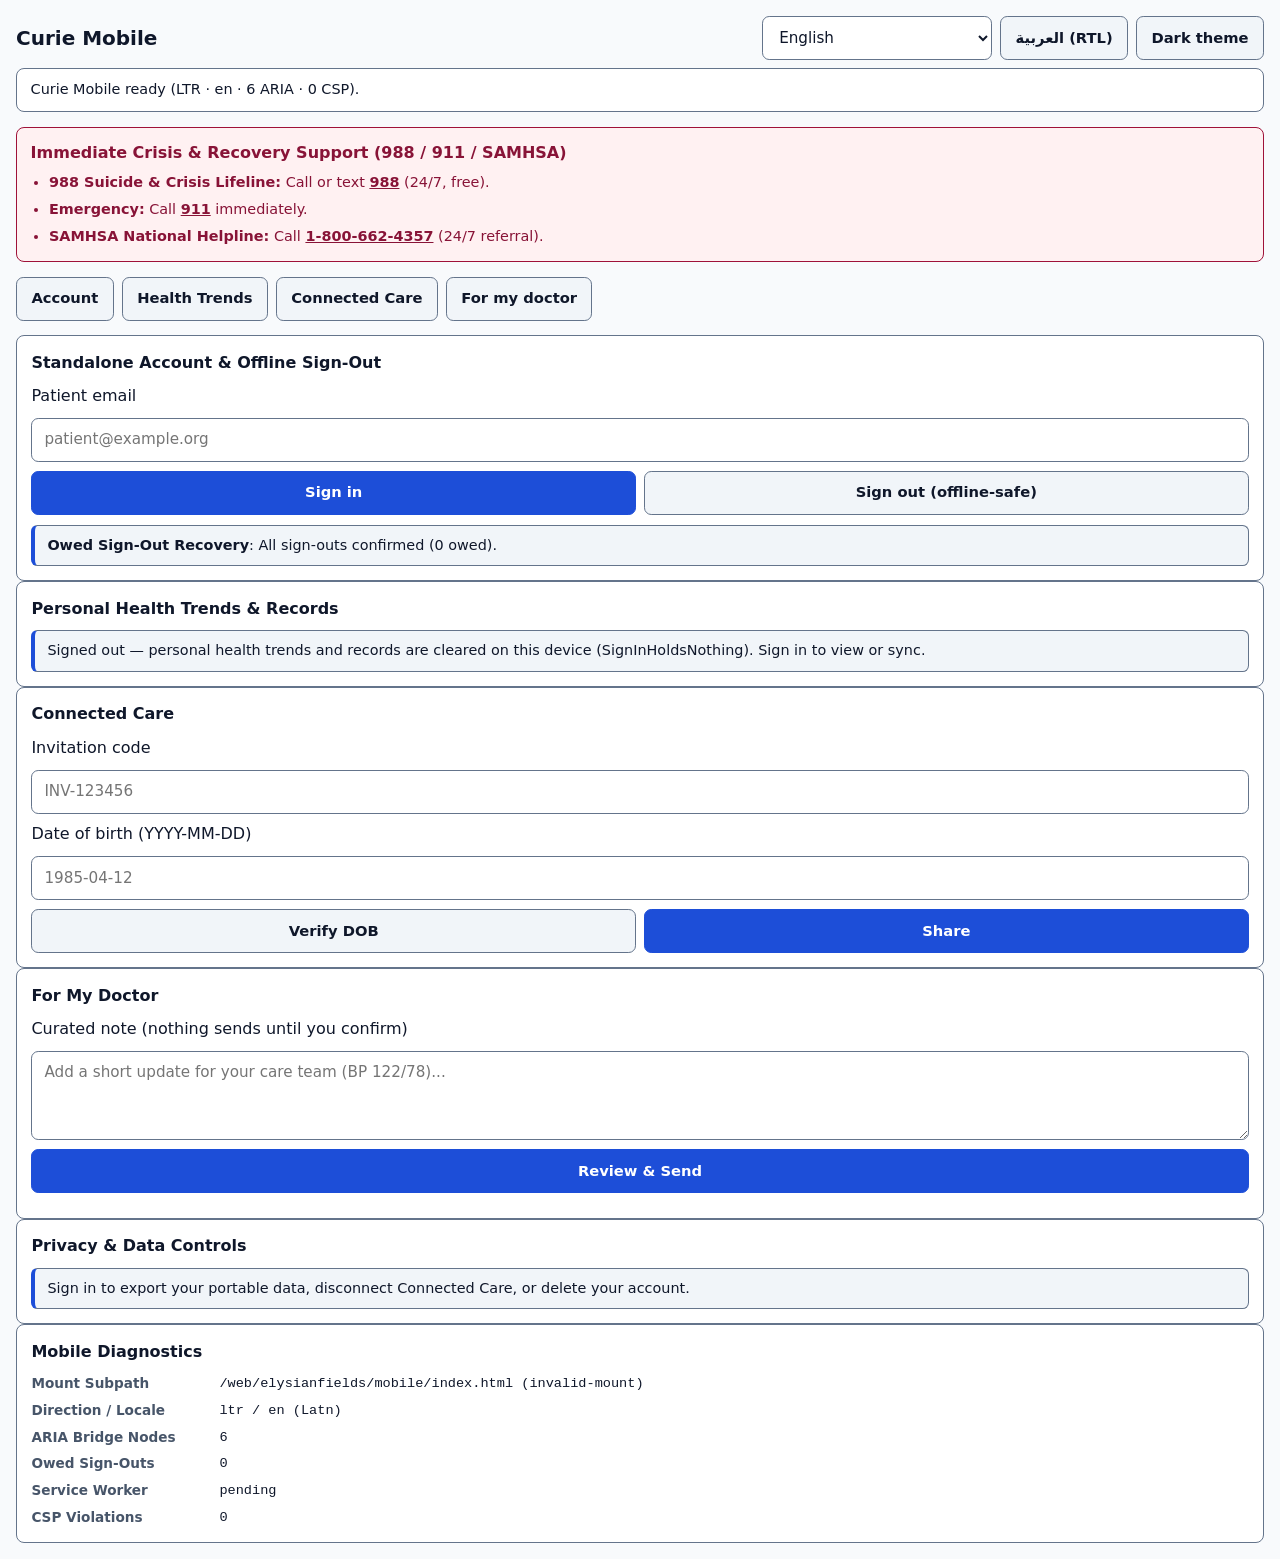
<file: web/elysianfields/mobile/index.html>
<!DOCTYPE html>
<html lang="en" dir="ltr" data-theme="dark">
<head>
  <meta charset="utf-8">
  <meta name="viewport" content="width=device-width, initial-scale=1">
  <meta name="theme-color" content="#0f172a">
  <title>Elysian Fields — Curie Mobile</title>
  <link rel="manifest" href="./manifest.webmanifest">
  <link rel="stylesheet" href="./mobile.css">
</head>
<body>
  <div id="mobile-app" class="mobile-shell" data-mount-prefix="/elysianfields/mobile">
    <header class="mobile-header">
      <div class="header-row">
        <h1 id="mobile-title">Curie Mobile</h1>
        <div class="header-controls">
          <select id="locale-select" class="touch-select" aria-label="Language">
            <option value="en">English</option>
            <option value="he">עברית (Hebrew · RTL)</option>
            <option value="ar">العربية (Arabic · RTL)</option>
            <option value="zh-Hans">简体中文 (Chinese)</option>
            <option value="ja">日本語 (Japanese)</option>
            <option value="vi">Tiếng Việt (Vietnamese)</option>
            <option value="hi">हिन्दी (Hindi · Devanagari)</option>
            <option value="es">Español</option>
            <option value="fr">Français</option>
            <option value="pt">Português</option>
            <option value="de">Deutsch</option>
            <option value="ko">한국어</option>
          </select>
          <button id="btn-toggle-lang" type="button" class="touch-btn">العربية (RTL)</button>
          <button id="btn-toggle-theme" type="button" class="touch-btn" aria-pressed="false">Light theme</button>
        </div>
      </div>
      <p id="mobile-status" class="status-banner" role="status" aria-live="polite">
        Initializing Curie Mobile standalone shell...
      </p>
    </header>

    <section id="crisis-resources" class="crisis-banner" aria-label="Immediate crisis support">
      <h2 id="crisis-heading">Immediate Crisis &amp; Recovery Support</h2>
      <ul class="crisis-list">
        <li>
          <strong id="crisis-988-label">988 Suicide &amp; Crisis Lifeline:</strong>
          <span id="crisis-988-prefix">Call or text</span>
          <a dir="ltr" class="crisis-tel" href="tel:988">988</a>
          <span id="crisis-988-suffix">(24/7, free).</span>
        </li>
        <li>
          <strong id="crisis-911-label">Emergency:</strong>
          <span id="crisis-911-prefix">Call</span>
          <a dir="ltr" class="crisis-tel" href="tel:911">911</a>
          <span id="crisis-911-suffix">immediately.</span>
        </li>
        <li>
          <strong id="crisis-samhsa-label">SAMHSA National Helpline:</strong>
          <span id="crisis-samhsa-prefix">Call</span>
          <a dir="ltr" class="crisis-tel" href="tel:18006624357">1-800-662-4357</a>
          <span id="crisis-samhsa-suffix">(24/7 referral).</span>
        </li>
      </ul>
    </section>

    <nav class="mobile-nav" aria-label="Curie Mobile navigation">
      <a id="nav-account" class="touch-btn" href="#section-account">Account</a>
      <a id="nav-health-trends" class="touch-btn" href="#section-health-trends">Health Trends</a>
      <a id="nav-connected-care" class="touch-btn" href="#section-connected-care">Connected Care</a>
      <a id="nav-for-my-doctor" class="touch-btn" href="#section-for-my-doctor">For my doctor</a>
    </nav>

    <main id="mobile-main" aria-label="Curie Mobile workspace">
      <section id="section-account" class="card" aria-label="Standalone patient account">
        <h2 id="heading-account">Standalone Account &amp; Offline Sign-Out</h2>
        <form id="mobile-auth-form" class="stack-form">
          <label id="label-mobile-email" for="mobile-email">Patient email</label>
          <input id="mobile-email" class="touch-input" name="email" type="email" dir="ltr" autocomplete="username" placeholder="patient@example.org">
          <div class="btn-row">
            <button id="btn-mobile-signin" type="submit" class="touch-btn touch-btn-primary">Sign in</button>
            <button id="btn-mobile-signout" type="button" class="touch-btn">Sign out (offline-safe)</button>
          </div>
        </form>
        <p id="owed-recovery-status" class="owed-recovery-banner" role="status" aria-live="polite">
          <strong id="label-owed-recovery">Owed Sign-Out Recovery</strong>:
          <span id="owed-recovery-text">All sign-outs confirmed (0 owed).</span>
        </p>
      </section>

      <section id="section-health-trends" class="card" aria-label="Personal health trends and records">
        <h2 id="heading-health-trends">Personal Health Trends &amp; Records</h2>
        <p id="health-signed-out-notice" class="health-notice" role="status">
          Signed out — personal health trends and records are cleared on this device (SignInHoldsNothing). Sign in to view or sync.
        </p>
        <div id="health-trends-content" class="health-trends-content" hidden>
          <dl class="health-metrics-grid">
            <div class="health-tile">
              <dt id="label-health-steps">Steps</dt>
              <dd id="health-metric-steps"></dd>
            </div>
            <div class="health-tile">
              <dt id="label-health-hr">Resting HR</dt>
              <dd id="health-metric-hr"></dd>
            </div>
            <div class="health-tile">
              <dt id="label-health-bp">Blood Pressure</dt>
              <dd id="health-metric-bp"></dd>
            </div>
            <div class="health-tile">
              <dt id="label-health-sleep">Sleep</dt>
              <dd id="health-metric-sleep"></dd>
            </div>
          </dl>
          <h3 id="heading-health-records">Personal Records</h3>
          <ul id="health-records-list" class="sent-list" aria-label="Personal health records" dir="auto"></ul>
          <button id="btn-sync-health" type="button" class="touch-btn touch-btn-primary">Sync Health Snapshot</button>
        </div>
      </section>

      <section id="section-connected-care" class="card" aria-label="Connected Care invitation">
        <h2 id="heading-connected-care">Connected Care</h2>
        <form id="connected-care-form" class="stack-form">
          <label id="label-invite-code" for="invite-code">Invitation code</label>
          <input id="invite-code" class="touch-input" name="code" type="text" dir="ltr" placeholder="INV-123456">
          <label id="label-verify-dob" for="verify-dob">Date of birth (YYYY-MM-DD)</label>
          <input id="verify-dob" class="touch-input" name="dob" type="text" dir="ltr" placeholder="1985-04-12">
          <div class="btn-row">
            <button id="btn-verify-dob" type="submit" class="touch-btn">Verify DOB</button>
            <button id="btn-share-consent" type="button" class="touch-btn touch-btn-primary">Share</button>
          </div>
        </form>
      </section>

      <section id="section-for-my-doctor" class="card" aria-label="For my doctor sharing">
        <h2 id="heading-for-my-doctor">For My Doctor</h2>
        <form id="doctor-note-form" class="stack-form">
          <label id="label-doctor-note" for="doctor-note">Curated note (nothing sends until you confirm)</label>
          <textarea id="doctor-note" class="touch-textarea" rows="3" dir="auto" placeholder="Add a short update for your care team..."></textarea>
          <button id="btn-send-doctor" type="submit" class="touch-btn touch-btn-primary">Review &amp; Send</button>
        </form>
        <ul id="doctor-sent-list" class="sent-list" aria-live="polite" dir="auto"></ul>
      </section>

      <section id="section-privacy" class="card" aria-label="Patient privacy controls">
        <h2 id="heading-mobile-privacy">Privacy &amp; Data Controls</h2>
        <p id="mobile-privacy-signed-out-notice" class="health-notice" role="status">
          Sign in to export your portable data, disconnect Connected Care, or delete your account.
        </p>
        <div id="mobile-privacy-controls" class="privacy-controls" hidden>
          <p id="mobile-connected-care-standing" class="health-notice" role="status">
            Connected Care: Connected
          </p>
          <div class="btn-row">
            <button id="btn-mobile-export" type="button" class="touch-btn touch-btn-primary">Export My Data</button>
            <button id="btn-mobile-disconnect" type="button" class="touch-btn">Disconnect Care</button>
            <button id="btn-mobile-delete-account" type="button" class="touch-btn touch-btn-danger">Delete Account</button>
          </div>
          <p id="mobile-privacy-summary" class="privacy-summary" role="status" aria-live="polite" hidden></p>
        </div>
        <p id="mobile-privacy-receipt" class="privacy-receipt" role="status" aria-live="polite" hidden></p>
      </section>

      <section class="card" aria-label="Mobile delivery diagnostics">
        <h2 id="heading-mobile-diagnostics">Mobile Diagnostics</h2>
        <dl class="metric-grid">
          <dt>Mount Subpath</dt>
          <dd id="mobile-metric-subpath">pending</dd>
          <dt>Direction / Locale</dt>
          <dd id="mobile-metric-dir">ltr / en</dd>
          <dt>ARIA Bridge Nodes</dt>
          <dd id="mobile-metric-a11y">0</dd>
          <dt>Owed Sign-Outs</dt>
          <dd id="mobile-metric-owed">0</dd>
          <dt>Service Worker</dt>
          <dd id="mobile-metric-sw">pending</dd>
          <dt>CSP Violations</dt>
          <dd id="mobile-metric-csp">0</dd>
        </dl>
      </section>
    </main>
  </div>

  <script type="module" src="./mobile-boot.js"></script>
</body>
</html>
</file>
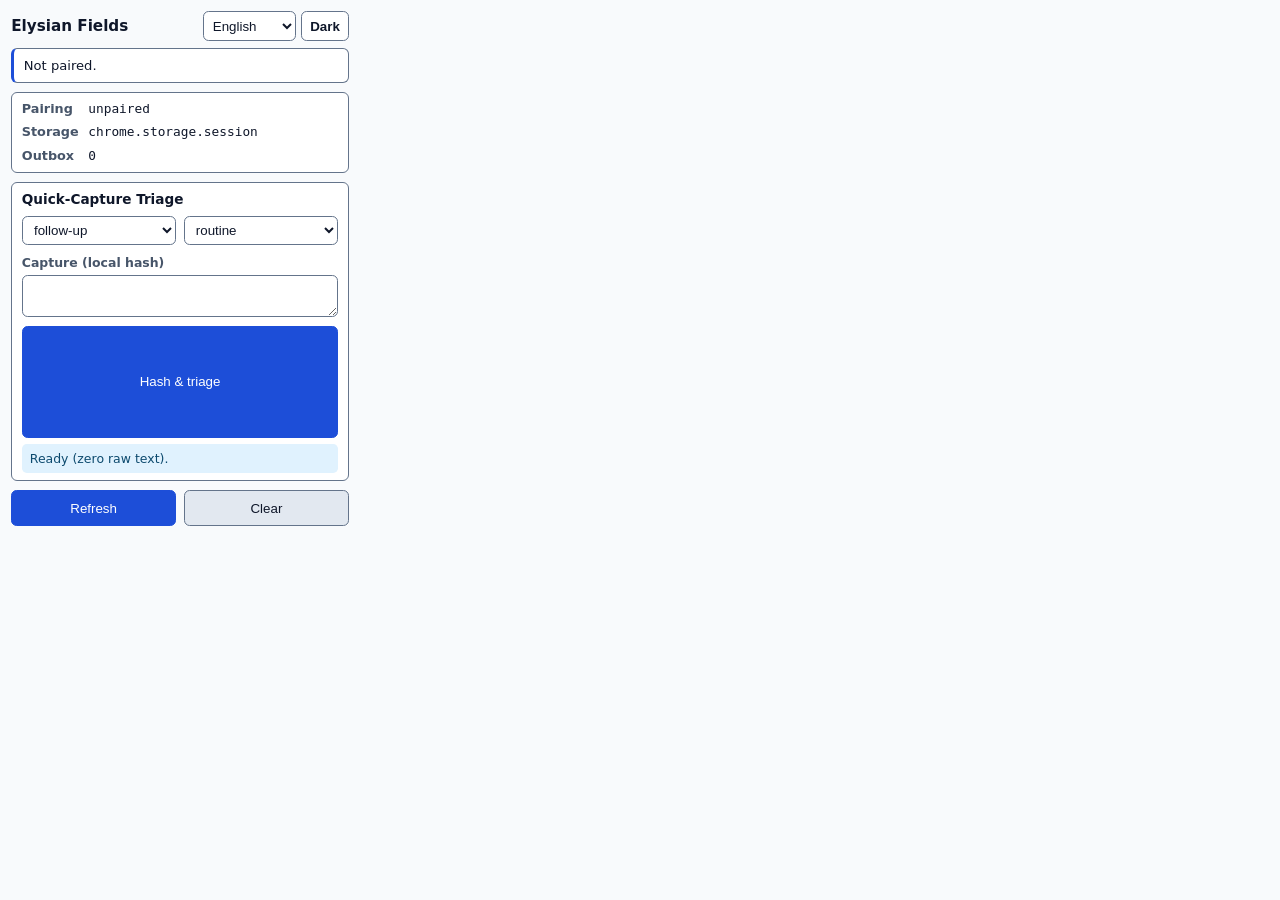
<file: extension/popup.html>
<!DOCTYPE html>
<html lang="en" dir="ltr" data-theme="light">
<head><meta charset="utf-8"><meta name="viewport" content="width=device-width,initial-scale=1"><title>Elysian Fields</title><link rel="stylesheet" href="./popup.css"></head>
<body>
<main class="shell">
<header class="popup-header hdr">
<div class="bar">
<h1 data-i18n="title">Elysian Fields</h1>
<div class="ctrls">
<label class="sr" for="locale-select" data-i18n="lang">Language</label>
<select id="locale-select" class="sel-sm" aria-label="Language"><option value="en">English</option><option value="es">Español</option><option value="fr">Français</option><option value="pt">Português</option><option value="de">Deutsch</option><option value="zh-Hans">简体中文</option><option value="ja">日本語</option><option value="ko">한국어</option><option value="ar">العربية</option><option value="he">עברית</option><option value="vi">Tiếng Việt</option><option value="hi">हिन्दी</option></select>
<button id="btn-theme" type="button" class="btn-sm" aria-pressed="false" data-i18n="dark">Dark</button>
</div>
</div>
<p id="connector-status" class="pill" role="status" aria-live="polite">Checking session...</p>
</header>
<section class="card" aria-label="Session">
<dl class="detail-grid grid"><dt data-i18n="pairing">Pairing</dt><dd id="detail-pairing">unpaired</dd><dt data-i18n="storage">Storage</dt><dd id="detail-storage">chrome.storage.session</dd><dt data-i18n="outbox">Outbox</dt><dd id="detail-outbox">0</dd></dl>
</section>
<section class="card" aria-labelledby="triage-heading">
<h2 id="triage-heading" class="sub" data-i18n="triage">Quick-Capture Triage</h2>
<form id="triage-form" class="form">
<div class="row">
<select id="triage-kind" class="inp" aria-label="Category"><option value="follow_up">follow-up</option><option value="inbox_item">inbox</option><option value="lab_review">lab</option></select>
<select id="triage-priority" class="inp" aria-label="Priority"><option value="routine">routine</option><option value="today">today</option><option value="urgent">urgent</option></select>
</div>
<label class="lbl" for="triage-input"><span data-i18n="capture">Capture (hashed locally, never stored)</span><textarea id="triage-input" class="inp txt" rows="2" autocomplete="off" spellcheck="false"></textarea></label>
<button id="btn-triage" type="submit" class="btn pri" data-i18n="submit">Hash &amp; triage</button>
</form>
<p id="triage-status" class="badge" role="status" aria-live="polite" data-i18n="idle">Ready (zero raw text stored).</p>
</section>
<section class="acts" aria-label="Actions">
<button id="btn-refresh" type="button" class="btn pri" data-i18n="refresh">Refresh</button>
<button id="btn-disconnect" type="button" class="btn sec" data-i18n="clear">Clear</button>
</section>
</main>
<script type="module" src="./popup.js"></script>
</body>
</html>
</file>
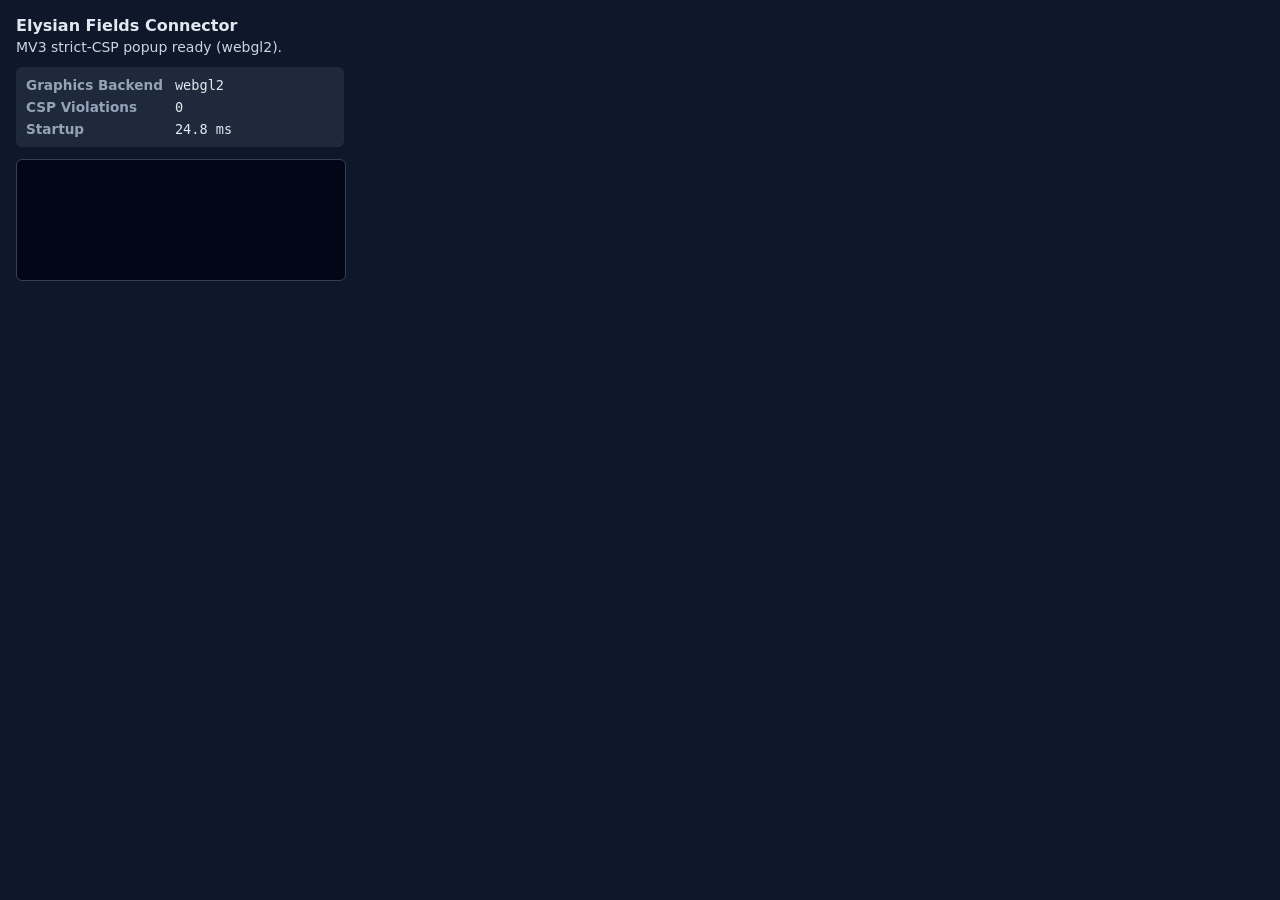
<file: web/mv3-popup/popup.html>
<!DOCTYPE html>
<html lang="en">
<head>
  <meta charset="utf-8">
  <meta name="viewport" content="width=device-width, initial-scale=1">
  <title>Elysian Fields — MV3 Popup</title>
  <link rel="stylesheet" href="./popup.css">
</head>
<body>
  <main class="popup-root">
    <header class="popup-header">
      <h1>Elysian Fields Connector</h1>
      <p id="popup-status" role="status" aria-live="polite">Checking strict MV3 environment...</p>
    </header>

    <section class="popup-metrics" aria-label="Popup diagnostics">
      <dl>
        <dt>Graphics Backend</dt>
        <dd id="popup-backend">probing</dd>
        <dt>CSP Violations</dt>
        <dd id="popup-csp-violations">0</dd>
        <dt>Startup</dt>
        <dd id="popup-startup">pending</dd>
      </dl>
    </section>

    <canvas id="popup-canvas" width="328" height="120" aria-label="MV3 popup graphics probe canvas"></canvas>
  </main>

  <script type="module" src="./popup.js"></script>
</body>
</html>
</file>
<file: web/elysianfields/mobile/mobile.css>
:root,
:root[data-theme="dark"] {
  color-scheme: dark;
  --bg-page: #0f172a;
  --bg-panel: #1e293b;
  --bg-input: #020617;
  --bg-subtle: #0f172a;
  --text-primary: #f1f5f9;
  --text-secondary: #cbd5e1;
  --border-subtle: #475569;
  --accent-bg: #1d4ed8;
  --accent-text: #ffffff;
  --danger-bg: #b91c1c;
  --danger-text: #ffffff;
  --focus-ring: #93c5fd;
  --crisis-bg: #3f1d2e;
  --crisis-border: #be123c;
  --crisis-text: #fff1f2;
  --crisis-link: #fde68a;
  font-family:
    "Noto Sans",
    "Noto Sans Hebrew",
    "Noto Sans Arabic",
    "Noto Sans Devanagari",
    "Noto Sans CJK SC",
    "Noto Sans CJK JP",
    "DejaVu Sans",
    system-ui,
    -apple-system,
    BlinkMacSystemFont,
    "Segoe UI",
    sans-serif;
}

:root[data-theme="light"] {
  color-scheme: light;
  --bg-page: #f8fafc;
  --bg-panel: #ffffff;
  --bg-input: #ffffff;
  --bg-subtle: #f1f5f9;
  --text-primary: #0f172a;
  --text-secondary: #475569;
  --border-subtle: #64748b;
  --accent-bg: #1d4ed8;
  --accent-text: #ffffff;
  --danger-bg: #b91c1c;
  --danger-text: #ffffff;
  --focus-ring: #1d4ed8;
  --crisis-bg: #fff1f2;
  --crisis-border: #9f1239;
  --crisis-text: #881337;
  --crisis-link: #881337;
}

*,
*::before,
*::after {
  box-sizing: border-box;
}

html,
body {
  margin: 0;
  padding: 0;
  width: 100%;
  max-width: 100%;
  overflow-x: clip;
  line-height: 1.55;
  background: var(--bg-page);
  color: var(--text-primary);
}

.ef-sr-only {
  position: fixed;
  width: 1px;
  height: 1px;
  padding: 0;
  margin: -1px;
  overflow: hidden;
  clip: rect(0, 0, 0, 0);
  white-space: nowrap;
  border: 0;
  pointer-events: none;
}

.mobile-shell {
  width: 100%;
  max-width: 100%;
  margin-inline: auto;
  padding-block: clamp(0.65rem, 3vw, 1rem);
  padding-inline: clamp(0.65rem, 3vw, 1rem);
  display: flex;
  flex-direction: column;
  gap: 0.9rem;
}

.mobile-header {
  display: flex;
  flex-direction: column;
  gap: 0.5rem;
}

.header-row {
  display: flex;
  align-items: center;
  justify-content: space-between;
  gap: 0.5rem;
  flex-wrap: wrap;
}

.header-controls {
  display: flex;
  align-items: center;
  gap: 0.5rem;
  flex-wrap: wrap;
  max-width: 100%;
}

.mobile-header h1 {
  margin: 0;
  font-size: 1.25rem;
  line-height: 1.4;
  overflow-wrap: break-word;
  max-width: 100%;
}

.status-banner {
  margin: 0;
  padding-block: 0.65rem;
  padding-inline: 0.85rem;
  border-radius: 0.5rem;
  background: var(--bg-panel);
  border: 1px solid var(--border-subtle);
  color: var(--text-primary);
  font-size: 0.9rem;
  line-height: 1.5;
  overflow-wrap: break-word;
}

.crisis-banner {
  padding: 0.85rem;
  border-radius: 0.5rem;
  background: var(--crisis-bg);
  border: 1px solid var(--crisis-border);
  color: var(--crisis-text);
}

.crisis-banner h2 {
  margin: 0 0 0.45rem 0;
  font-size: 1rem;
  line-height: 1.45;
  color: var(--crisis-text);
  overflow-wrap: break-word;
}

.crisis-list {
  margin: 0;
  padding-inline-start: 1.15rem;
  display: flex;
  flex-direction: column;
  gap: 0.35rem;
  font-size: 0.9rem;
  line-height: 1.5;
  color: var(--crisis-text);
}

.crisis-list a,
.crisis-tel {
  color: var(--crisis-link);
  font-weight: 700;
  direction: ltr;
  unicode-bidi: isolate;
  display: inline-block;
}

.mobile-nav {
  display: flex;
  gap: 0.5rem;
  flex-wrap: wrap;
}

.card {
  width: 100%;
  min-width: 0;
  padding: 0.9rem;
  border-radius: 0.5rem;
  background: var(--bg-panel);
  border: 1px solid var(--border-subtle);
  color: var(--text-primary);
  display: flex;
  flex-direction: column;
  gap: 0.65rem;
  overflow-wrap: break-word;
}

.card h2 {
  margin: 0;
  font-size: 1rem;
  line-height: 1.45;
  overflow-wrap: break-word;
}

.card h3 {
  margin: 0;
  font-size: 0.92rem;
  line-height: 1.45;
  overflow-wrap: break-word;
}

.owed-recovery-banner,
.health-notice {
  margin: 0;
  padding-block: 0.55rem;
  padding-inline: 0.75rem;
  border-radius: 0.4rem;
  background: var(--bg-subtle);
  border: 1px solid var(--border-subtle);
  border-inline-start: 4px solid var(--accent-bg);
  color: var(--text-primary);
  font-size: 0.9rem;
  line-height: 1.5;
  overflow-wrap: break-word;
}

.health-notice[hidden],
.health-trends-content[hidden] {
  display: none;
}

.health-trends-content {
  display: flex;
  flex-direction: column;
  gap: 0.65rem;
  min-width: 0;
}

.health-metrics-grid {
  display: grid;
  grid-template-columns: repeat(2, minmax(0, 1fr));
  gap: 0.5rem;
  margin: 0;
}

@media (max-width: 320px) {
  .health-metrics-grid {
    grid-template-columns: 1fr;
  }
}

.health-tile {
  padding-block: 0.55rem;
  padding-inline: 0.7rem;
  border-radius: 0.4rem;
  background: var(--bg-subtle);
  border: 1px solid var(--border-subtle);
  min-width: 0;
}

.health-tile dt {
  font-size: 0.82rem;
  font-weight: 600;
  color: var(--text-secondary);
  overflow-wrap: break-word;
}

.health-tile dd {
  margin: 0.2rem 0 0 0;
  font-size: 0.98rem;
  font-weight: 700;
  color: var(--text-primary);
  direction: ltr;
  unicode-bidi: isolate;
  overflow-wrap: anywhere;
}

html[dir="rtl"] .health-tile dd {
  text-align: right;
}

.stack-form {
  display: flex;
  flex-direction: column;
  gap: 0.55rem;
  width: 100%;
}

.touch-input,
.touch-textarea,
.touch-select {
  width: 100%;
  max-width: 100%;
  min-height: 44px;
  padding-block: 0.6rem;
  padding-inline: 0.75rem;
  border-radius: 0.45rem;
  border: 1px solid var(--border-subtle);
  background: var(--bg-input);
  color: var(--text-primary);
  font-size: 0.95rem;
  line-height: 1.5;
  font-family: inherit;
  unicode-bidi: plaintext;
}

.header-controls .touch-select {
  width: auto;
  max-width: 100%;
  background: var(--bg-panel);
}

input[type="email"],
#invite-code,
#verify-dob {
  direction: ltr;
  unicode-bidi: isolate;
}

html[dir="rtl"] input[type="email"],
html[dir="rtl"] #invite-code,
html[dir="rtl"] #verify-dob {
  text-align: right;
}

.touch-btn {
  display: inline-flex;
  align-items: center;
  justify-content: center;
  min-height: 44px;
  height: auto;
  max-width: 100%;
  padding-block: 0.6rem;
  padding-inline: 0.9rem;
  border-radius: 0.45rem;
  border: 1px solid var(--border-subtle);
  background: var(--bg-subtle);
  color: var(--text-primary);
  font-family: inherit;
  font-size: 0.92rem;
  font-weight: 600;
  line-height: 1.4;
  text-decoration: none;
  text-align: start;
  white-space: normal;
  overflow-wrap: break-word;
  cursor: pointer;
  touch-action: manipulation;
}

.touch-btn-primary {
  background: var(--accent-bg);
  border-color: var(--accent-bg);
  color: var(--accent-text);
  text-align: center;
}

.touch-btn-danger {
  background: var(--danger-bg);
  border-color: var(--danger-bg);
  color: var(--danger-text);
  text-align: center;
}

.privacy-controls {
  display: flex;
  flex-direction: column;
  gap: 0.65rem;
  min-width: 0;
}

.privacy-controls[hidden],
.privacy-summary[hidden],
.privacy-receipt[hidden] {
  display: none;
}

.privacy-summary,
.privacy-receipt {
  margin: 0;
  padding-block: 0.55rem;
  padding-inline: 0.75rem;
  border-radius: 0.4rem;
  background: var(--bg-subtle);
  border: 1px solid var(--border-subtle);
  border-inline-start: 4px solid var(--accent-bg);
  color: var(--text-primary);
  font-size: 0.9rem;
  line-height: 1.5;
  overflow-wrap: break-word;
}

.privacy-receipt {
  border-inline-start-color: var(--danger-bg);
}

.touch-btn:focus-visible,
.touch-input:focus-visible,
.touch-textarea:focus-visible,
.touch-select:focus-visible,
a:focus-visible {
  outline: 3px solid var(--focus-ring);
  outline-offset: 2px;
}

.btn-row {
  display: flex;
  gap: 0.5rem;
  flex-wrap: wrap;
}

.btn-row .touch-btn {
  flex: 1 1 8.5rem;
}

.sent-list {
  list-style: none;
  margin: 0;
  padding: 0;
  display: flex;
  flex-direction: column;
  gap: 0.45rem;
}

.sent-item {
  padding-block: 0.55rem;
  padding-inline: 0.75rem;
  border-radius: 0.4rem;
  background: var(--bg-subtle);
  border: 1px solid var(--border-subtle);
  color: var(--text-primary);
  line-height: 1.55;
  overflow-wrap: break-word;
  unicode-bidi: plaintext;
}

.metric-grid {
  display: grid;
  grid-template-columns: minmax(0, min(11rem, 45%)) minmax(0, 1fr);
  gap: 0.35rem 0.75rem;
  margin: 0;
  font-size: 0.85rem;
}

.metric-grid dt {
  color: var(--text-secondary);
  font-weight: 600;
  overflow-wrap: break-word;
}

.metric-grid dd {
  margin: 0;
  font-family: ui-monospace, SFMono-Regular, Menlo, monospace;
  color: var(--text-primary);
  overflow-wrap: anywhere;
  direction: ltr;
  unicode-bidi: isolate;
}

html[dir="rtl"] .metric-grid dd {
  text-align: right;
}

@media (prefers-reduced-motion: reduce) {
  *,
  *::before,
  *::after {
    animation-duration: 0.001ms !important;
    animation-iteration-count: 1 !important;
    transition-duration: 0.001ms !important;
    scroll-behavior: auto !important;
  }
}
</file>
<file: extension/popup.css>
:root,:root[data-theme="light"]{color-scheme:light;--bg-page:#f8fafc;--bg-panel:#ffffff;--text-primary:#0f172a;--text-secondary:#475569;--border-subtle:#64748b;--accent-bg:#1d4ed8;--accent-text:#ffffff;--btn-secondary-bg:#e2e8f0;--btn-secondary-text:#0f172a;--badge-bg:#e0f2fe;--badge-text:#0c4a6e;--focus-ring:#1d4ed8;font-family:"Noto Sans",system-ui,sans-serif}
:root[data-theme="dark"]{color-scheme:dark;--bg-page:#0f172a;--bg-panel:#1e293b;--text-primary:#f1f5f9;--text-secondary:#cbd5e1;--border-subtle:#64748b;--accent-bg:#1d4ed8;--accent-text:#ffffff;--btn-secondary-bg:#334155;--btn-secondary-text:#f8fafc;--badge-bg:#1e3a5f;--badge-text:#e0f2fe;--focus-ring:#93c5fd}
*,*::before,*::after{box-sizing:border-box}
.sr{position:absolute;width:1px;height:1px;overflow:hidden;clip-path:inset(50%);white-space:nowrap}
body{margin:0;width:360px;max-width:100%;max-height:580px;overflow-y:auto;padding-block:.7rem;padding-inline: .7rem;line-height:1.45;background:var(--bg-page);color:var(--text-primary)}
.shell,.form{display:flex;flex-direction:column;gap:.55rem}
.bar{display:flex;align-items:center;gap:.4rem;margin-block-end:.4rem}
.ctrls{display:flex;align-items:center;gap:.35rem;margin-inline-start:auto}
.hdr h1{margin:0;font-size:.95rem;text-align: start}
.sel-sm,.inp,.btn-sm{font:.8rem inherit;background:var(--bg-panel);color:var(--text-primary);border:1px solid var(--border-subtle);border-radius:.35rem}
.sel-sm{min-height:30px;padding-inline: .3rem;max-width:6.5rem}
.btn-sm{min-height:30px;padding-inline: .5rem;font-weight:600;cursor:pointer}
.pill,.card{padding-block:.45rem;padding-inline: .6rem;border-radius:.375rem;background:var(--bg-panel);border:1px solid var(--border-subtle)}
.pill{margin:0;border-inline-start:3px solid var(--accent-bg);font-size:.82rem;text-align: start}
.sub{margin-block:0 .4rem;margin-inline:0;font-size:.85rem;text-align: start}
.grid{display:grid;grid-template-columns:minmax(0,max-content) minmax(0,1fr);gap:.3rem .6rem;margin:0;font-size:.8rem}
.grid dt{color:var(--text-secondary);font-weight:600;text-align: start}
.grid dd{margin:0;font-family:ui-monospace,monospace;direction:ltr;unicode-bidi:isolate;text-align: start;overflow-wrap:anywhere}
.row{display:grid;grid-template-columns:repeat(2,minmax(0,1fr));gap:.45rem}
.lbl{display:flex;flex-direction:column;gap:.2rem;font-size:.78rem;font-weight:600;color:var(--text-secondary);text-align: start}
.inp{width:100%;padding-block:.3rem;padding-inline: .45rem;text-align: start}
.txt{resize:vertical;min-height:2.4rem}
.badge{position:relative;inset-inline-start:0;margin-block:.4rem 0;margin-inline:0;padding-block:.35rem;padding-inline: .5rem;border-radius:.3rem;background:var(--badge-bg);color:var(--badge-text);font-size:.78rem;text-align: start;overflow-wrap:anywhere}
.acts{display:flex;gap:.5rem;flex-wrap:wrap}
.btn{flex:1 1 7rem;min-height:36px;padding-block:.35rem;padding-inline: .6rem;border-radius:.35rem;border:1px solid var(--border-subtle);font:600 .82rem/1.35 inherit;cursor:pointer}
.pri{background:var(--accent-bg);border-color:var(--accent-bg);color:var(--accent-text)}
.sec{background:var(--btn-secondary-bg);color:var(--btn-secondary-text)}
:is(.btn,.btn-sm,.sel-sm,.inp):focus-visible{outline:3px solid var(--focus-ring);outline-offset:2px}
@media (prefers-reduced-motion:reduce){*,*::before,*::after{animation-duration:.001ms!important;transition-duration:.001ms!important}}
</file>
<file: web/mv3-popup/popup.css>
body {
  margin: 0;
  width: 360px;
  min-height: 360px;
  max-height: 520px;
  padding: 16px;
  box-sizing: border-box;
  font-family: system-ui, -apple-system, BlinkMacSystemFont, "Segoe UI", sans-serif;
  background: #0f172a;
  color: #e2e8f0;
}

.popup-root {
  display: flex;
  flex-direction: column;
  gap: 12px;
}

.popup-header h1 {
  margin: 0 0 4px 0;
  font-size: 1rem;
}

.popup-header p {
  margin: 0;
  font-size: 0.875rem;
  color: #cbd5e1;
}

.popup-metrics dl {
  display: grid;
  grid-template-columns: max-content 1fr;
  gap: 6px 12px;
  margin: 0;
  padding: 10px;
  border-radius: 6px;
  background: #1e293b;
  font-size: 0.85rem;
}

.popup-metrics dt {
  color: #94a3b8;
  font-weight: 600;
}

.popup-metrics dd {
  margin: 0;
  font-family: ui-monospace, SFMono-Regular, Menlo, monospace;
}

#popup-canvas {
  width: 100%;
  height: 120px;
  border-radius: 6px;
  border: 1px solid #334155;
  background: #020617;
}
</file>
